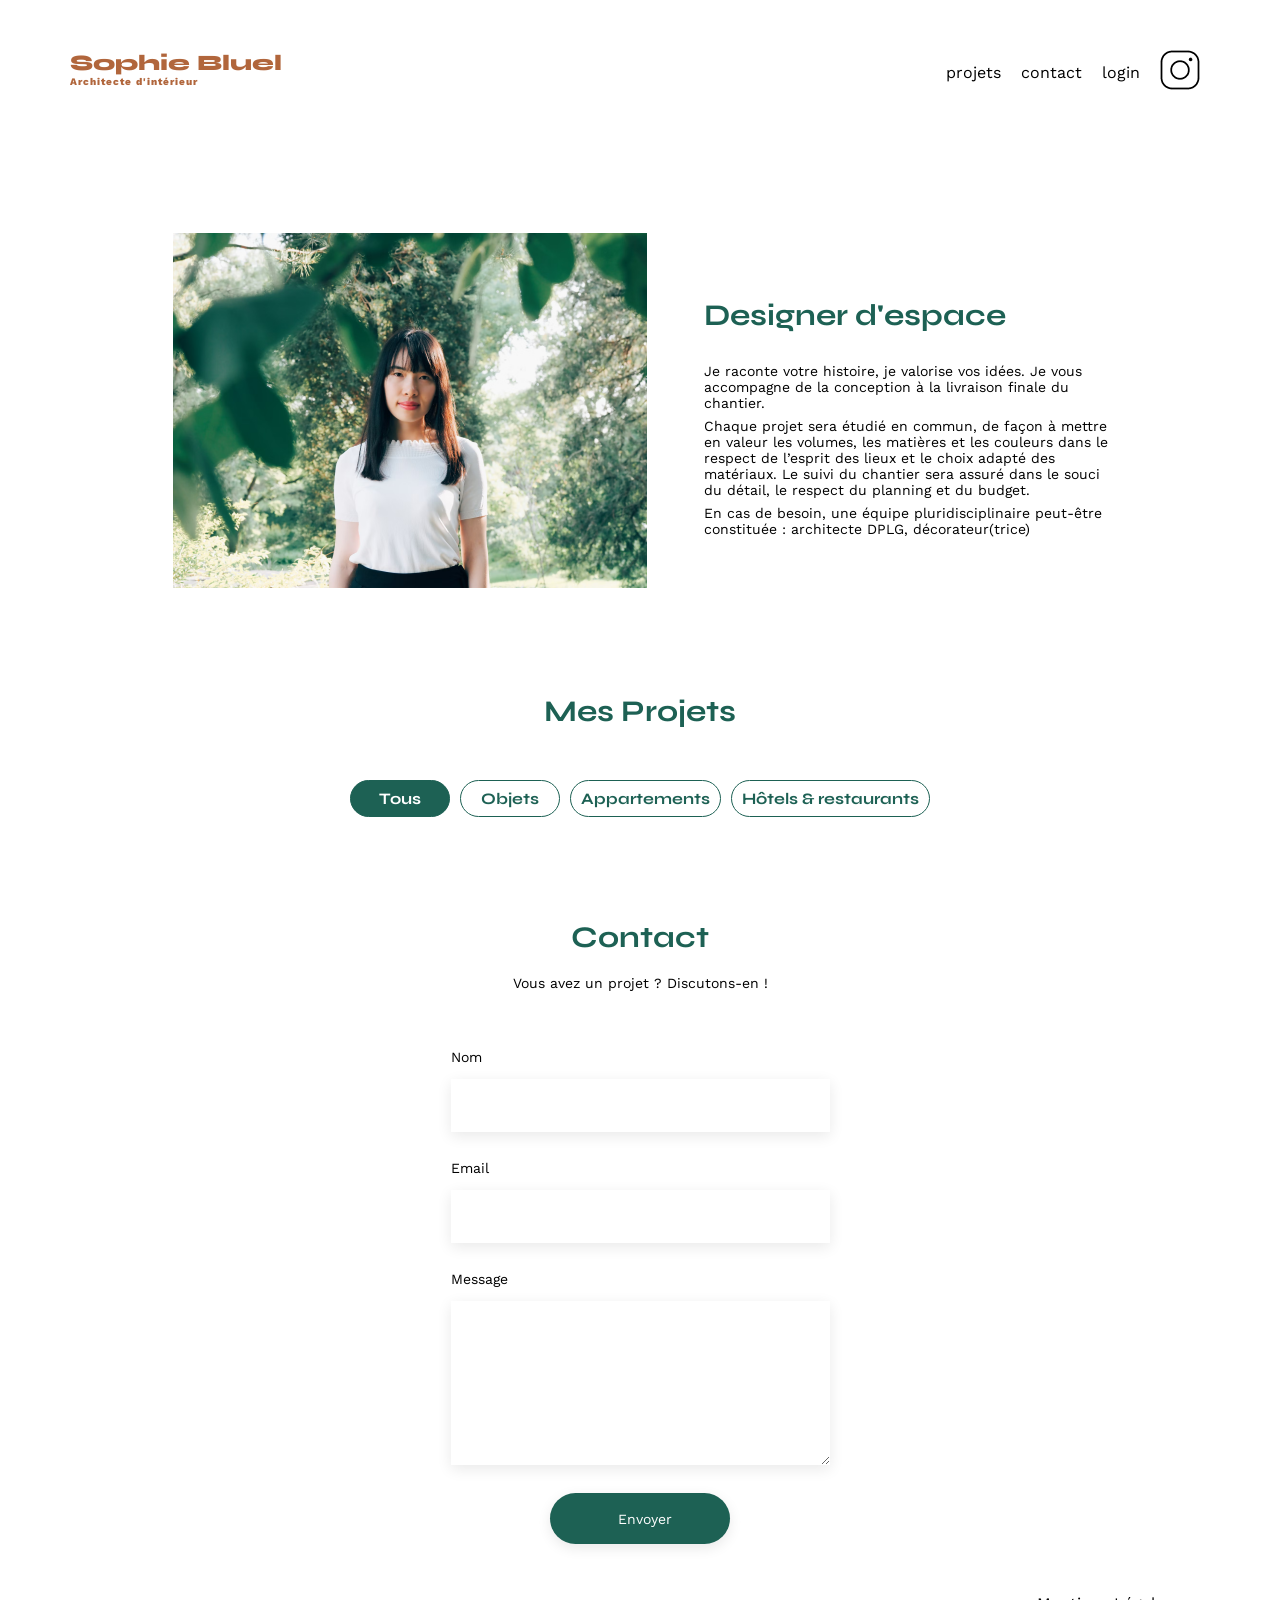
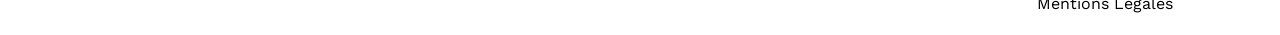
<file: FrontEnd/index.html>
<!DOCTYPE html>
<html lang="fr">
<head>
	<meta charset="UTF-8">
	<title>Sophie Bluel - Architecte d'intérieur</title>
	<meta name="viewport" content="width=device-width, initial-scale=1.0">
	<link rel="preconnect" href="https://fonts.googleapis.com">
	<link rel="preconnect" href="https://fonts.gstatic.com" crossorigin>
	<link href="https://fonts.googleapis.com/css2?family=Syne:wght@700;800&family=Work+Sans&display=swap" rel="stylesheet">
	<meta name="description" content="">
	<link rel="stylesheet" href="assets/style.css">
	<script type="module" src="assets/js/homepage.js"></script>
</head>
<body>
<header>
	<h1 class="header-title">Sophie Bluel<span>Architecte d'intérieur</span></h1>
	<nav>
		<ul>
			<li><a href="#ancre-projets">projets</a></li>
			<li><a href="#ancre-contact">contact</a></li>
			<li><a href="login_page.html">login</a></li>
			<li><img src="assets/icons/instagram.png" alt="Instagram"></li>
		</ul>
	</nav>
</header>
<main>
	<section id="introduction">
		<figure>
			<img src="assets/images/sophie-bluel.png" alt="Photo de l'architecte entourée de végétations">
		</figure>
		<article>
			<h2>Designer d'espace</h2>
			<p>Je raconte votre histoire, je valorise vos idées. Je vous accompagne de la conception à la livraison finale du chantier.</p>
			<p>Chaque projet sera étudié en commun, de façon à mettre en valeur les volumes, les matières et les couleurs dans le respect de l’esprit des lieux et le choix adapté des matériaux. Le suivi du chantier sera assuré dans le souci du détail, le respect du planning et du budget.</p>
			<p>En cas de besoin, une équipe pluridisciplinaire peut-être constituée : architecte DPLG, décorateur(trice)</p>
		</article>
	</section>
	<section id="portfolio">
		<div class="portfolio-title">
			<h2 id="ancre-projets">Mes Projets</h2>
		</div>
		<div class="category-buttons">
			<button class="cat-btns-active cat-btns" data-category-id="all">Tous</button>
			<button class="cat-btns" data-category-id="1">Objets</button>
			<button class="cat-btns" data-category-id="2">Appartements</button>
			<button class="cat-btns" data-category-id="3">Hôtels & restaurants</button>
		</div>
		<div class="gallery">
		</div>
	</section>
	<section id="contact">
		<h2 id="ancre-contact">Contact</h2>
		<p>Vous avez un projet ? Discutons-en !</p>
		<form action="#" method="post">
			<label for="name">Nom</label>
			<input type="text" name="name" id="name">
			<label for="email">Email</label>
			<input type="email" name="email" id="email">
			<label for="message">Message</label>
			<textarea name="message" id="message" cols="30" rows="10"></textarea>
			<input type="submit" value="Envoyer">
		</form>
	</section>
</main>

<footer>
	<nav>
		<ul>
			<li>Mentions Légales</li>
		</ul>
	</nav>
</footer>
</body>
</html>
</file>
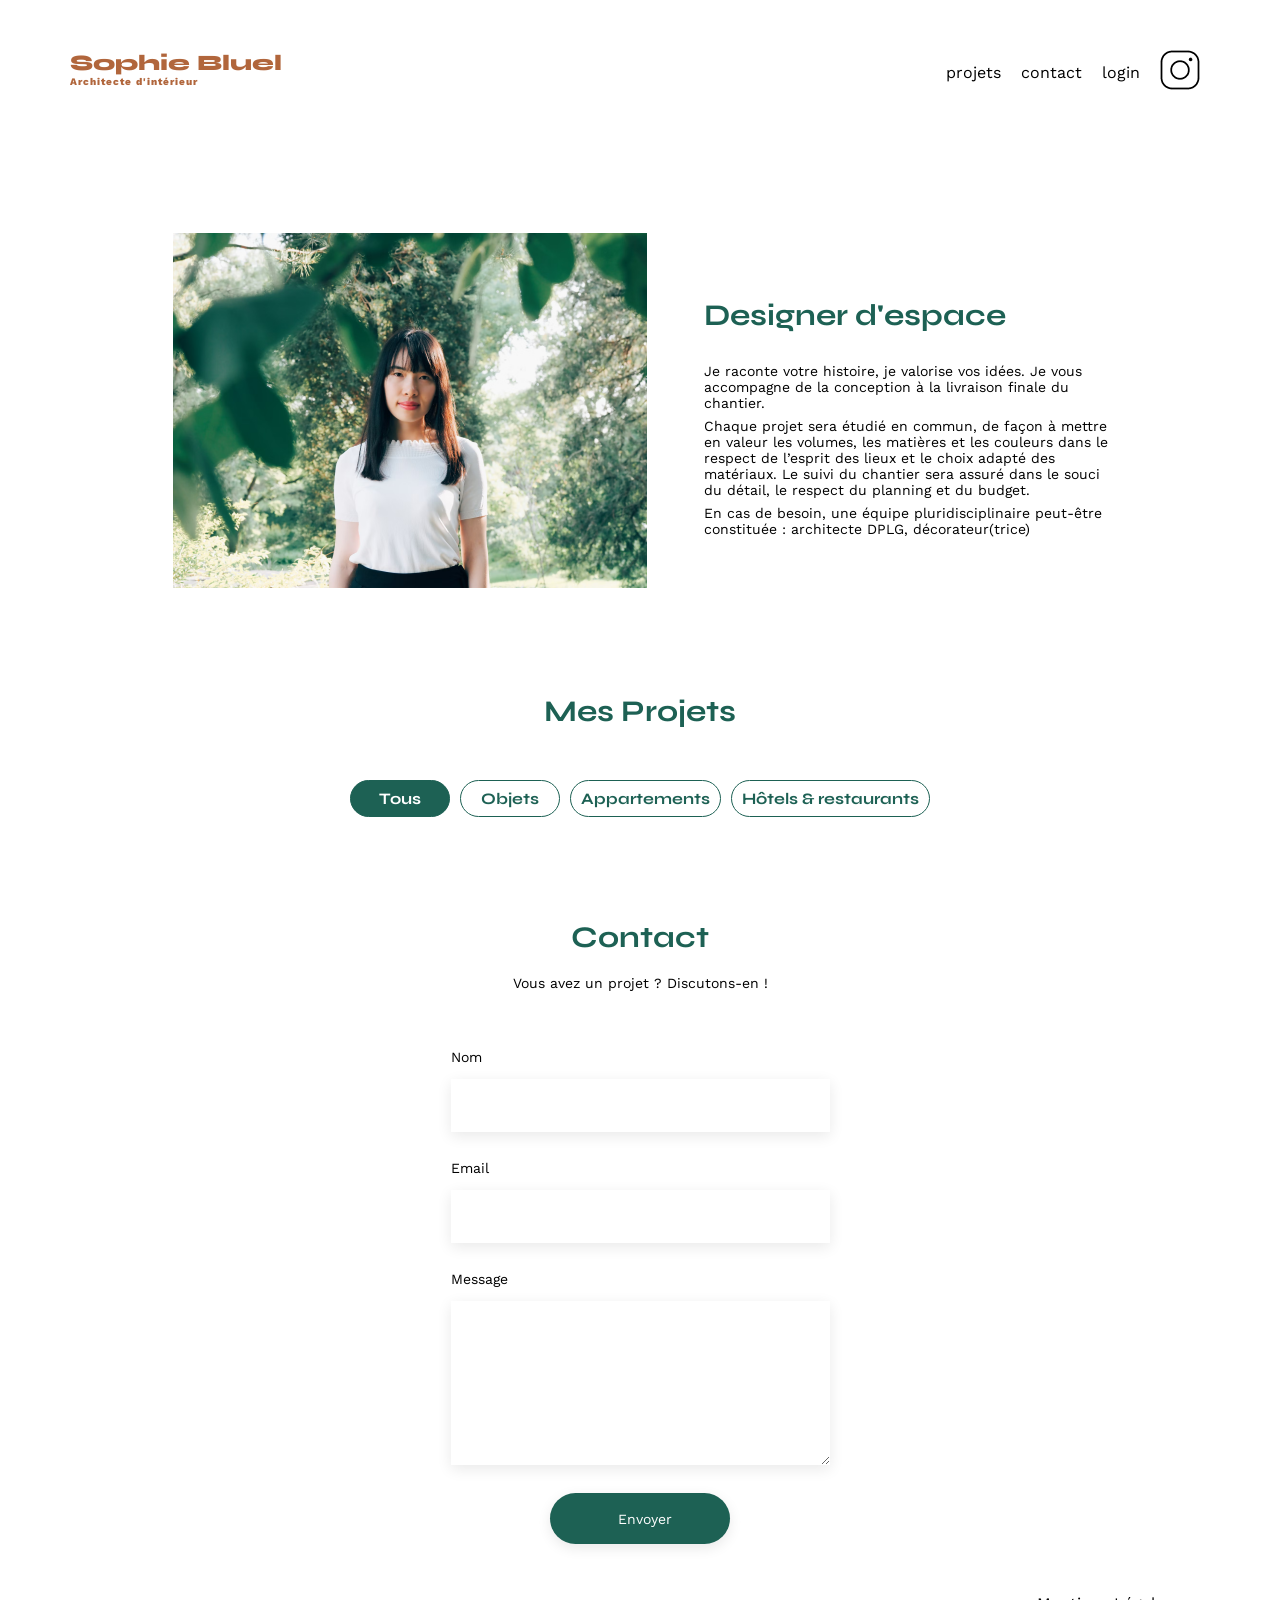
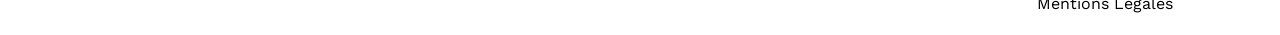
<file: FrontEnd/homepage.html>
<!DOCTYPE html>
<html lang="fr">
<head>
	<meta charset="UTF-8">
	<title>Sophie Bluel - Architecte d'intérieur</title>
	<meta name="viewport" content="width=device-width, initial-scale=1.0">
	<link rel="preconnect" href="https://fonts.googleapis.com">
	<link rel="preconnect" href="https://fonts.gstatic.com" crossorigin>
	<link href="https://fonts.googleapis.com/css2?family=Syne:wght@700;800&family=Work+Sans&display=swap" rel="stylesheet">
	<meta name="description" content="">
	<link rel="stylesheet" href="assets/style.css">
	<script type="module" src="assets/js/homepage.js"></script>
</head>
<body>
<header>
	<h1 class="header-title">Sophie Bluel<span>Architecte d'intérieur</span></h1>
	<nav>
		<ul>
			<li><a href="#ancre-projets">projets</a></li>
			<li><a href="#ancre-contact">contact</a></li>
			<li><a href="login_page.html">login</a></li>
			<li><img src="assets/icons/instagram.png" alt="Instagram"></li>
		</ul>
	</nav>
</header>
<main>
	<section id="introduction">
		<figure>
			<img src="assets/images/sophie-bluel.png" alt="Photo de l'architecte entourée de végétations">
		</figure>
		<article>
			<h2>Designer d'espace</h2>
			<p>Je raconte votre histoire, je valorise vos idées. Je vous accompagne de la conception à la livraison finale du chantier.</p>
			<p>Chaque projet sera étudié en commun, de façon à mettre en valeur les volumes, les matières et les couleurs dans le respect de l’esprit des lieux et le choix adapté des matériaux. Le suivi du chantier sera assuré dans le souci du détail, le respect du planning et du budget.</p>
			<p>En cas de besoin, une équipe pluridisciplinaire peut-être constituée : architecte DPLG, décorateur(trice)</p>
		</article>
	</section>
	<section id="portfolio">
		<div class="portfolio-title">
			<h2 id="ancre-projets">Mes Projets</h2>
		</div>
		<!-- Projects Filters -->
		<div class="category-buttons">
			<button class="cat-btns-active cat-btns" data-category-id="all">Tous</button>
			<button class="cat-btns" data-category-id="1">Objets</button>
			<button class="cat-btns" data-category-id="2">Appartements</button>
			<button class="cat-btns" data-category-id="3">Hôtels & restaurants</button>
		</div>
		<div class="gallery">
		</div>
	</section>
	<section id="contact">
		<h2 id="ancre-contact">Contact</h2>
		<p>Vous avez un projet ? Discutons-en !</p>
		<form action="#" method="post">
			<label for="name">Nom</label>
			<input type="text" name="name" id="name">
			<label for="email">Email</label>
			<input type="email" name="email" id="email">
			<label for="message">Message</label>
			<textarea name="message" id="message" cols="30" rows="10"></textarea>
			<input type="submit" value="Envoyer">
		</form>
	</section>
</main>

<footer>
	<nav>
		<ul>
			<li>Mentions Légales</li>
		</ul>
	</nav>
</footer>
</body>
</html>
</file>
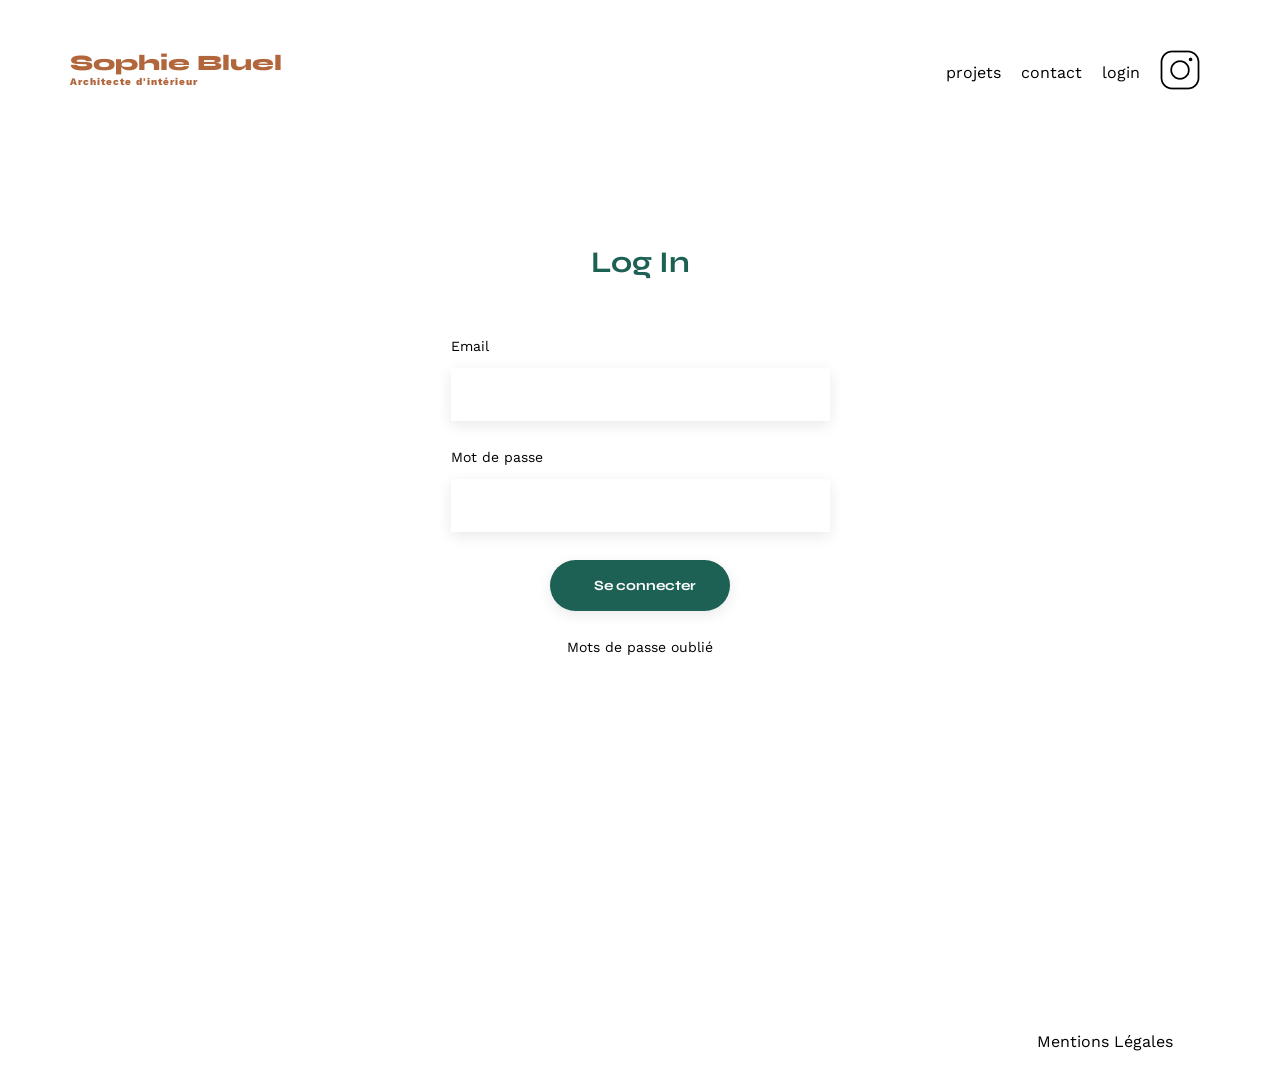
<file: FrontEnd/login_page.html>
<!DOCTYPE html>
<html lang="fr">
<head>
	<meta charset="UTF-8">
	<title>Sophie Bluel - Architecte d'intérieur</title>
	<meta name="viewport" content="width=device-width, initial-scale=1.0">
	<link rel="preconnect" href="https://fonts.googleapis.com">
	<link rel="preconnect" href="https://fonts.gstatic.com" crossorigin>
	<link href="https://fonts.googleapis.com/css2?family=Syne:wght@700;800&family=Work+Sans&display=swap" rel="stylesheet">
	<meta name="description" content="">
	<link rel="stylesheet" href="/FrontEnd/assets/style.css">
	<script src="/FrontEnd/assets/js/login.js" defer></script>
</head>
<body class="login_page-body">
    <header>
	    <h1 class="header-title">Sophie Bluel<span>Architecte d'intérieur</span></h1>
	    <nav>
		    <ul>
			<li><a href="homepage.html#ancre-projets">projets</a></li>
			<li><a href="homepage.html#ancre-contact">contact</a></li>
			<li><a href="login_page.html">login</a></li>
			<li><img src="/FrontEnd/assets/icons/instagram.png" alt="Instagram"></li>
		    </ul>
	    </nav>
    </header>
    <main>
        <section class="login-form">
			<h2>Log In</h2>
            <form action="#" method="post" id="login-form">
				<label for="email">Email</label>
				<input type="email" name="email" id="email">
				<label for="password">Mot de passe</label>
				<input type="password" name="password" id="password"></input>
				<input type="submit" value="Se connecter">
			</form>
			<div class="forgotten-password-link"><a href="#">Mots de passe oublié</a></div>
			<div id="errorMessage"></div>
        </section>
    </main>
    <footer class="login_page-footer">
		<nav>
			<ul>
				<li><a href="#">Mentions Légales</a></li>
			</ul>
		</nav>
    </footer>
</body>
</file>
<file: FrontEnd/assets/style.css>
/* http://meyerweb.com/eric/tools/css/reset/
   v2.0 | 20110126
   License: none (public domain)
*/

html, body, div, span, applet, object, iframe,
h1, h2, h3, h4, h5, h6, p, blockquote, pre,
a, abbr, acronym, address, big, cite, code,
del, dfn, em, img, ins, kbd, q, s, samp,
small, strike, strong, sub, sup, tt, var,
b, u, i, center,
dl, dt, dd, ol, ul, li,
fieldset, form, label, legend,
table, caption, tbody, tfoot, thead, tr, th, td,
article, aside, canvas, details, embed,
figure, figcaption, footer, header, hgroup,
menu, nav, output, ruby, section, summary,
time, mark, audio, video {
	margin: 0;
	padding: 0;
	border: 0;
	font-size: 100%;
	font: inherit;
	vertical-align: baseline;
}
/* HTML5 display-role reset for older browsers */

ol, ul {
	list-style: none;
}

blockquote, q {
	quotes: none;
}

blockquote:before, blockquote:after,
q:before, q:after {
	content: '';
	content: none;
}

table {
	border-collapse: collapse;
	border-spacing: 0;
}

a {
	text-decoration: none;
	color: black;
}

/** end reset css**/

/***** General ******/

body {
	font-family: 'Work Sans' ;
	font-size: 14px;
}

h1 > span {
	font-family: 'Work Sans';
	font-size: 10px;
	letter-spacing: 0.1em;
}

h2 {
	font-family: 'Syne';
	font-weight: 700;
	font-size: 30px;
	color: #1D6154
}

nav ul {
	display: flex;
	align-items: center;
	list-style-type: none;

}

nav li {
	padding: 0 10px;
	font-size: 16px;
}

li:hover {
	color: #B1663C;
}

/******** header **********/

header {
	display: flex;
	justify-content: space-between;
	max-width: 1140px;
	margin: auto;
	margin-top: 50px;
}

.header-title {
	display: flex;
	flex-direction: column;
	font-family: 'Syne';
	font-size: 22px;
	font-weight: 800;
	color: #B1663C
}

.header-homepage-edit {
	margin-top: 100px;
}

/****************************/

main {
	max-width: 935px;
	margin: auto;
}

#introduction {
	display: flex;
	justify-content: space-between;
	margin: 139px 0 15px 0;
}
#introduction figure {
	flex: 1;
}

#introduction img {
	display: block;
	width: 474px;
}

#introduction article {
	flex: 1;
	max-width: 404px;
	margin: auto;
}

#introduction h2 {
	margin-bottom: 1em;
	margin-top: 20px;
}

#introduction p {
	margin-bottom: 0.5em;
}

/****** Portfolio ******/

#portfolio {
	margin-top: 105px;
}

.portfolio-title {
	display: flex;
	justify-content: center;
	align-items: center;
	margin-bottom: 51px;
	gap: 30px;
}

#portfolio h2 {
	text-align: center;
}

.edit-link-icon {
	width: 19px;
	height: 19px;
	background-image: url(/FrontEnd/assets/icons/black-pen-icon.png);
	background-size: cover;
}

.edit-link {
	display: flex;
	align-items: center;
	gap: 10px;
	font-family: 'Work Sans';
	font-size: 14px;
	font-weight: 400;
}

/****** Filtres *******/

.category-buttons {
	display: flex;
	justify-content: center;
	gap: 10px;
	margin-bottom: 51px;
}

  .cat-btns {
	background-color: white;
	color: #1D6154;
	font-family: 'Syne';
	font-weight: 700;
	font-size: 16px;
	height: 37px;
	min-width: 100px;
	border: #1D6154 1px solid;
	border-radius: 60px;
	padding: 0 10px;
  }
  
  .cat-btns-active {
	background-color: #1D6154;
	color: white;
  }

/**** Gallery *****/

.gallery {
	width: 100%;
	display: grid;
	grid-template-columns: 1fr 1fr 1fr;
	grid-column-gap: 20px;
	grid-row-gap: 20px;
	margin-bottom: 51px;
}

.gallery img {
	width: 100%;
}

/******* Contact/Login/Project-import forms *******/

#contact, .login-form {
	max-width: 379px;
	margin: auto;
}

.login-form {
	margin-top: 150px;
}

#contact > *, .login-form h2, .modal-pjct-add-form h2{
	text-align: center;
}

#contact h2 {
	margin-bottom: 20px;
}

#contact form, .login-form form {
	text-align: left;
	margin-top: 30px;
	display: flex;
	flex-direction: column;
}

#contact input, .login-form input, .modal-pjct-add-form input, .modal-pjct-add-form select {
	height: 51px;
	font-size: 1.2em;
	border: none;
	box-shadow: 0px 4px 14px rgba(0, 0, 0, 0.09);
	font-family: 'Work Sans';
	font-size: 14px;
	font-weight: 400;
	padding-left: 16px;
}

#contact label, .login-form label, .modal-pjct-add-form label {
	margin: 2em 0 1em 0;
}

#contact textarea, .login-form textarea {
	border: none;
	box-shadow: 0px 4px 14px rgba(0, 0, 0, 0.09);
	font-family: 'Work Sans';
	font-size: 14px;
	font-weight: 400;
	padding-left: 16px;
}

input[type="submit"]{
	font-family: 'Syne';
	font-weight: 700;
	color: white;
	background-color: #1D6154;
	margin : 2em auto ;
	width: 180px;
	text-align: center;
	border-radius: 60px ;
}


footer nav ul {
	display: flex;
	justify-content: flex-end;
	margin: 22px 97px 22px 0;
}


.login_page-body {
	max-height: 1024px;
}

.forgotten-password-link {
	display: flex;
	justify-content: center;
}

.login_page-footer {
	margin-top: 355px;
	display: flex;
	justify-content: flex-end;
}

#errorMessage {
	display: none;
	color: red;
	border: red 2px solid;
	margin-top: 50px;
}


/********Homepage edit***********/

/****** Edit banner *******/

.edit-banner {
	position: fixed;
	top: 0;
	display: flex;
	align-items: center;
	justify-content: center;
	background-color: black;
	color: white;
	width: 100%;
	height: 59px;
	gap: 20px;
}

.banner-icon {
	width: 19px;
	height: 19px;
	background-image: url(/FrontEnd/assets/icons/white-pen-icon.png);
	background-size: cover;
}

.banner-title {
	display: flex;
	gap: 10px;
	font-family: 'Work Sans';
	font-size: 16px;
	font-weight: 400;
	color: white;
}

.publish-button {
	background-color: white;
	color: black;
	border: none;
	border-radius: 60px;
	padding: 10px 20px;
	cursor: pointer;
	font-family: 'Work Sans';
	font-weight: 500;
	font-size: 14px;
}

/******* Modal windows *********/

.modal-wdws {
	position: fixed;
	bottom: 0;
	left: 0;
	width: 100%;
	height: 95.5%;
	background: rgba(0, 0, 0, 0.8);
	display: flex;
	justify-content: center;
	align-items: center;
}

.mwdw-title {
	font-family: 'Work Sans';
	font-weight: 400;
	font-size: 26px;
	color: black;
	margin-top: 10px;
}



/****** Modal window1 *******/

.modal-wdw1 {
	display: flex;
	flex-direction: column;
	align-items: center;
	width: 630px;
	height: 731px;
	background-color: white;
	border-radius: 10px;
}

.close-btn {
	margin-left: auto;
	margin-right: 30px;
	margin-top: 26px;
	border: none;
	background-color: white;
}

.modal-gallery {
	height: 386px;
	width: 420px;
	padding-bottom: 47px;
	border-bottom: solid 1px #b3b3b3;
	margin-top: 46px;
	display: flex;
	flex-wrap: wrap;
	gap: 9px;
}

.modal-gallery img {
	width: 76px;
	height: 102px;
}

.pjct-add-btn {
	font-family: 'Syne';
	font-weight: 700;
	font-size: 14px;
	color: white;
	background-color: #1D6154;
	text-align: center;
	border-radius: 60px;
	width: 237px;
	height: 36px;
	margin-top: 37px;
}

.gallery-delete-btn {
	border: none;
	background-color: white;
	color: #d65353;
	font-size: 14px;
	font-family: 'Work Sans';
	margin-top: 23px;
}

  /****** Modal window 2 *******/

.modal-wdw2 {
	display: flex;
	flex-direction: column;
	align-items: center;
	width: 630px;
	height: 670px;
	background-color: white;
	border-radius: 10px;
}

.modal-nav-btns {
	width: 100%;
	display: flex;
	justify-content: space-between;
}
  
.back-btn {
	border: none;
	background-color: white;
	margin-top: 29px;
	margin-left: 25px;
}

.modal-pjct-add-form {
	width: 420px;
	margin: auto;
}

.modal-pjct-add-form form {
	text-align: left;
	display: flex;
	flex-direction: column;
}

label[for="file-input"] {
	height: 169px;
	box-shadow: none;
	background: #E8F1F6;
	border-radius: 3px;
	display: flex;
	flex-direction: column;
	align-items: center;
	justify-content: center;
	position: relative;
    overflow: hidden;
}

label img {
	width: 58px;
	height: 58px;
	margin-bottom: 15px;
}

#uploadedImage {
	position: absolute;
    z-index: 1;
	height: 193px;
	width: 129px;
}

#add-photo-btn {
	background-color: #cbd6dc;
	color: #306685;
	border-radius: 50px;
	padding: 10px 33px;
}

#input-comments {
	font-size: 10px;
	margin-top: 7px;
}

.modal-pjct-add-form select {
	font-family: 'Work Sans';
	font-size: 14px;
	font-weight: 400;
	padding-left: 16px;
}

.modal-pjct-add-form button[type="button"]{
	font-family: 'Syne';
	font-weight: 700;
	font-size: 14px;
	color: white;
	background-color: #1D6154;
	margin : 2em auto ;
	width: 237px;
	height: 36px;
	text-align: center;
	border-radius: 60px ;
}
</file>
